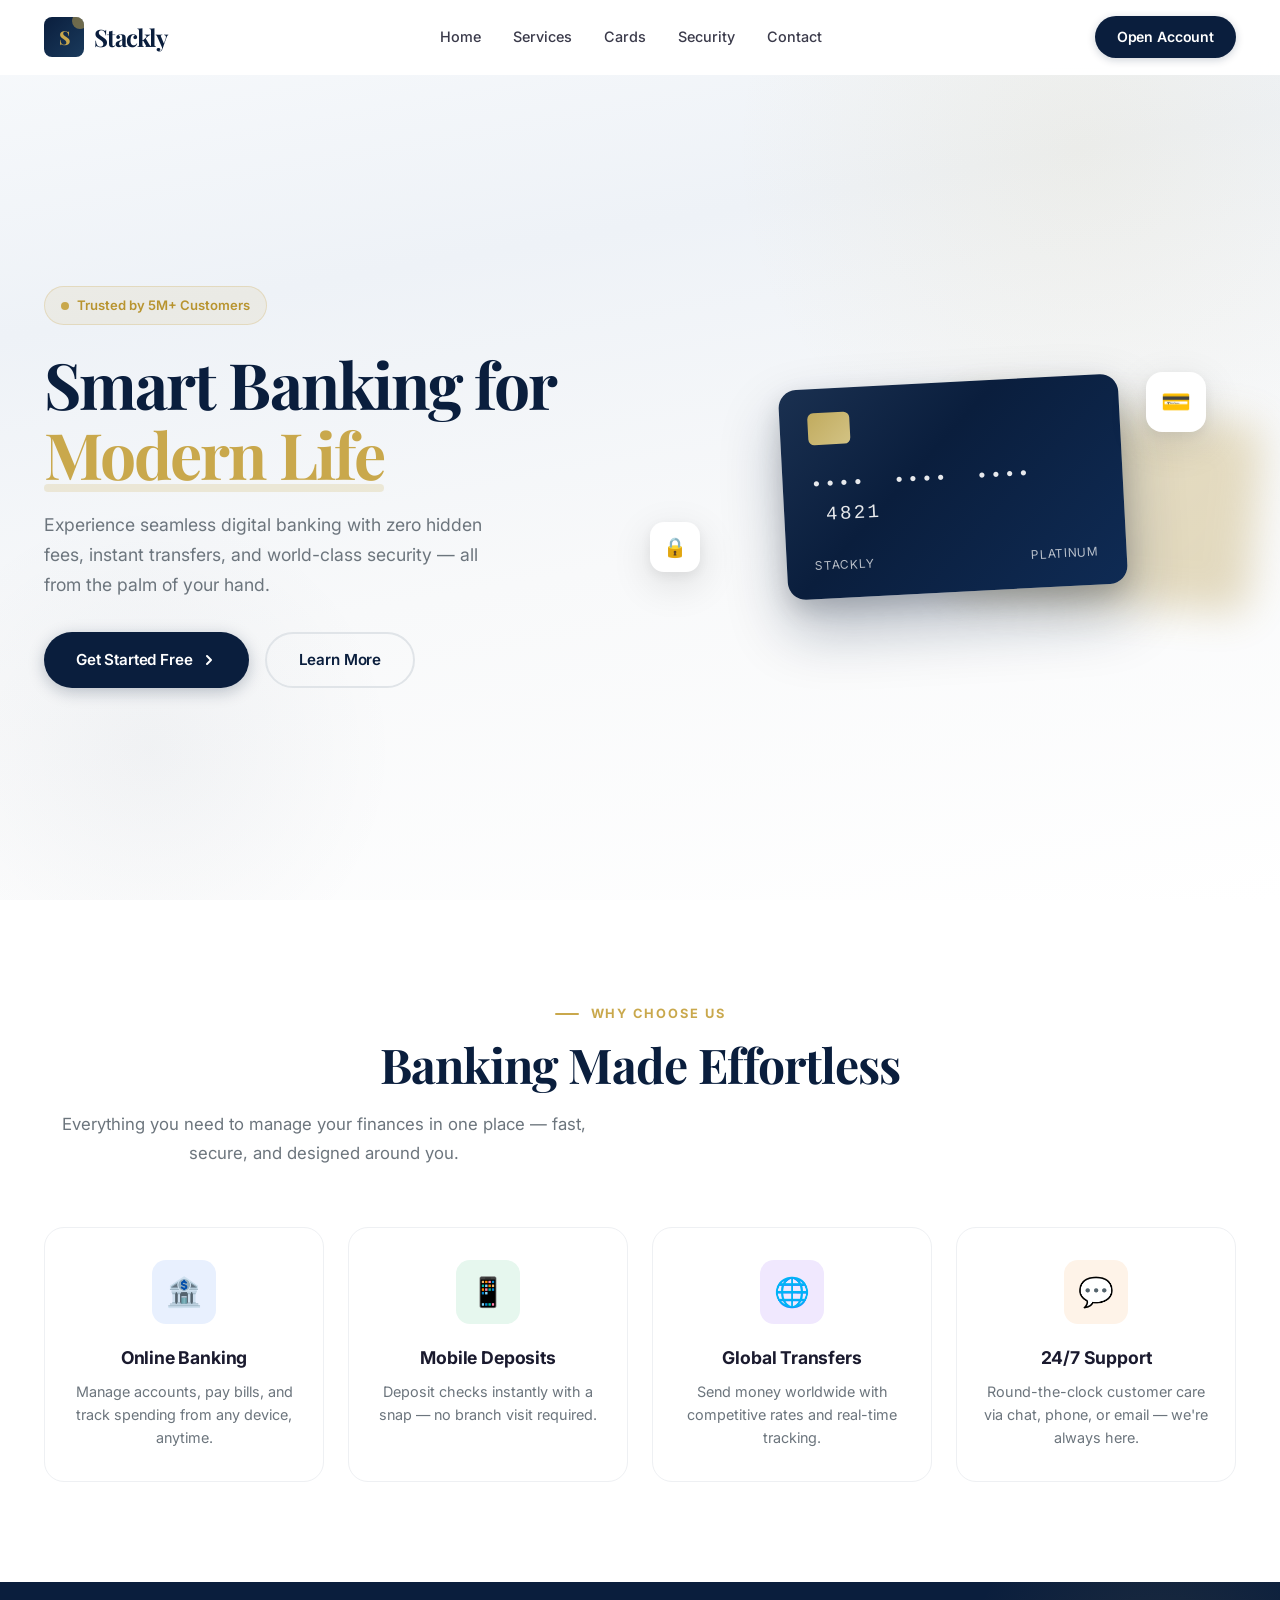
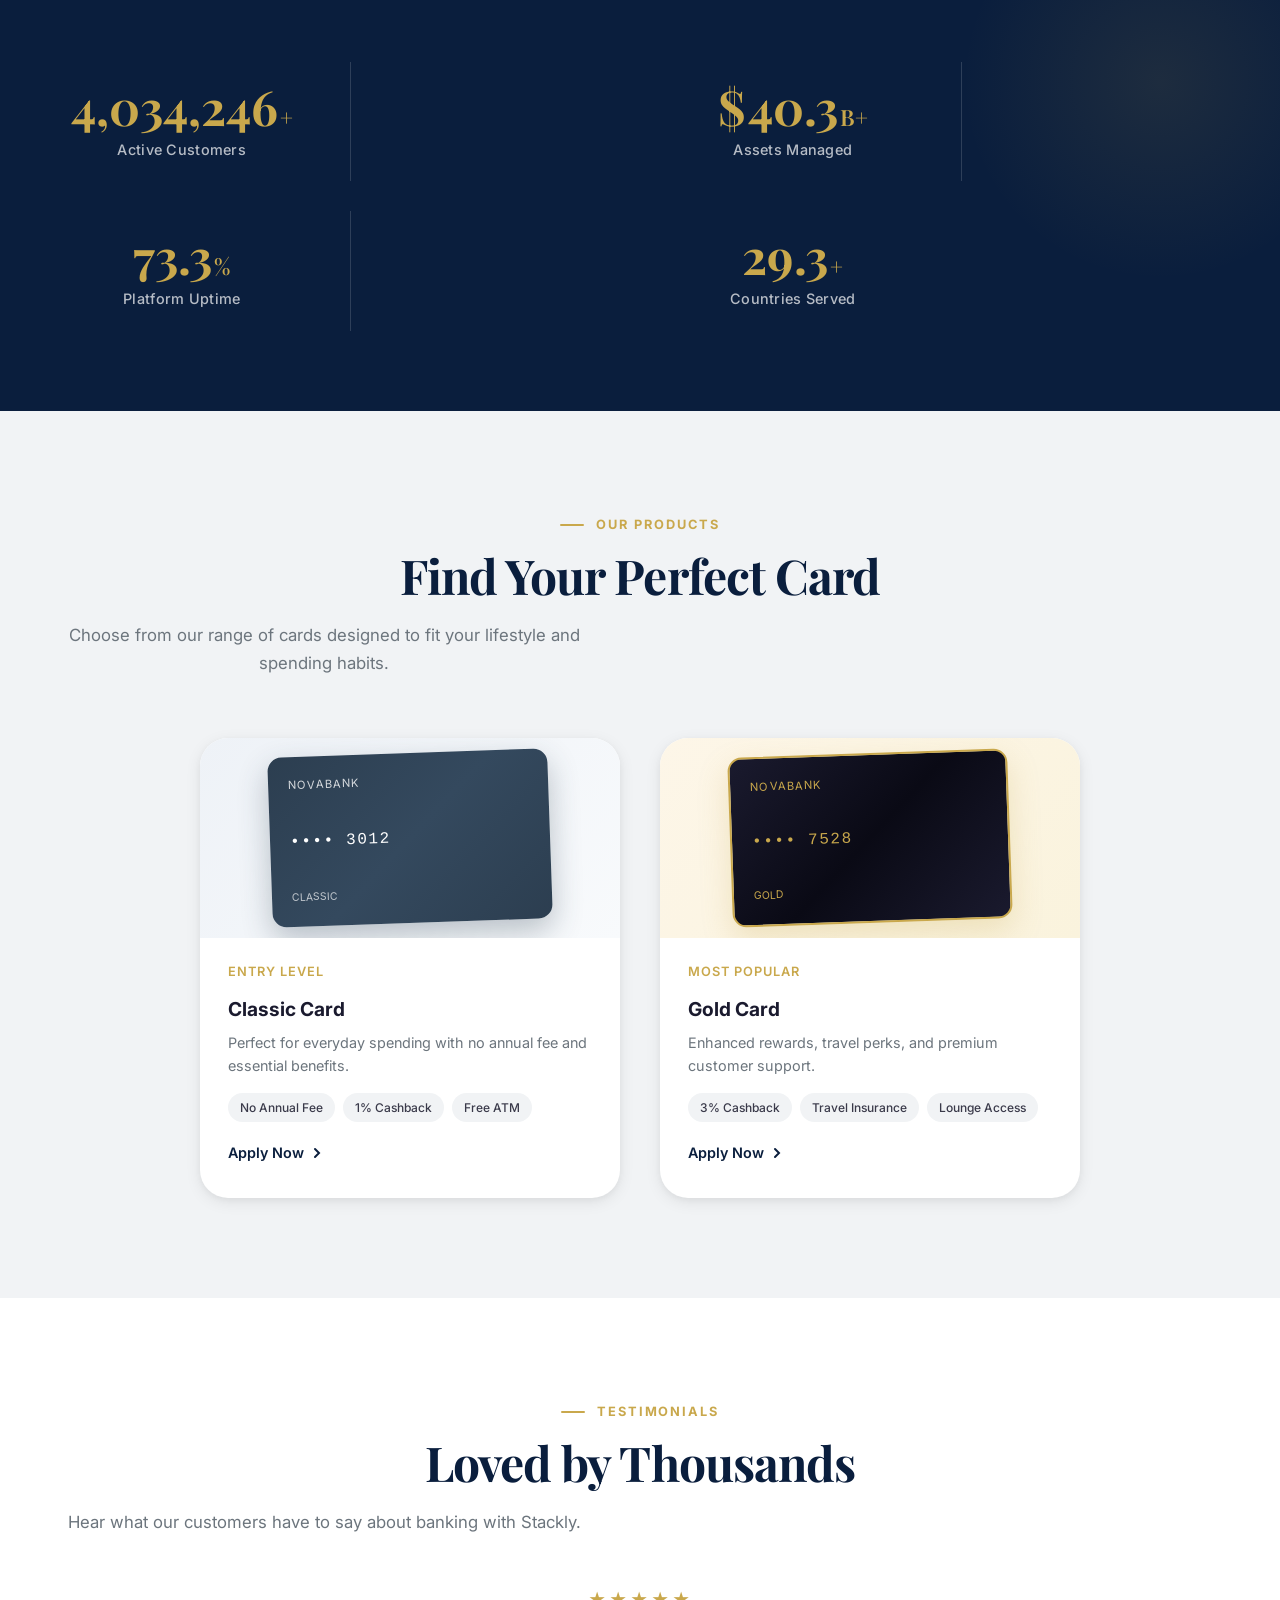
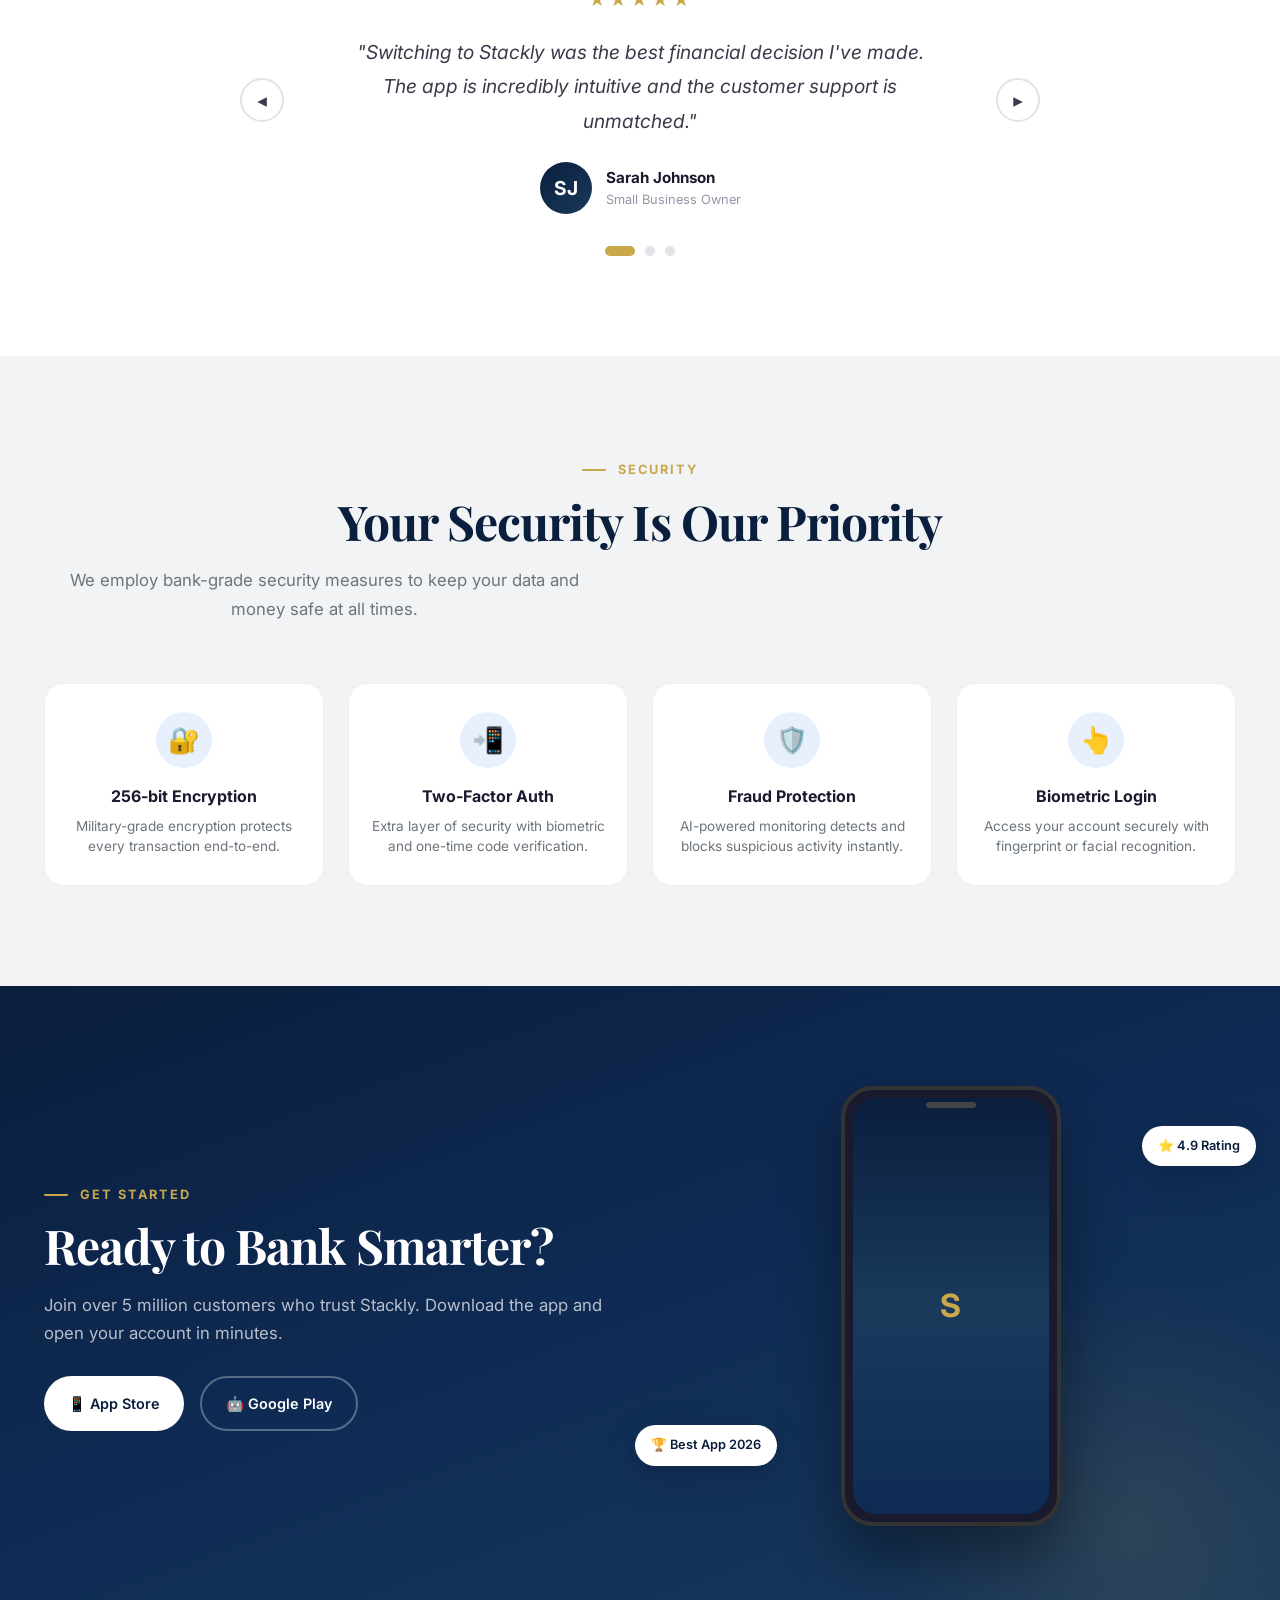
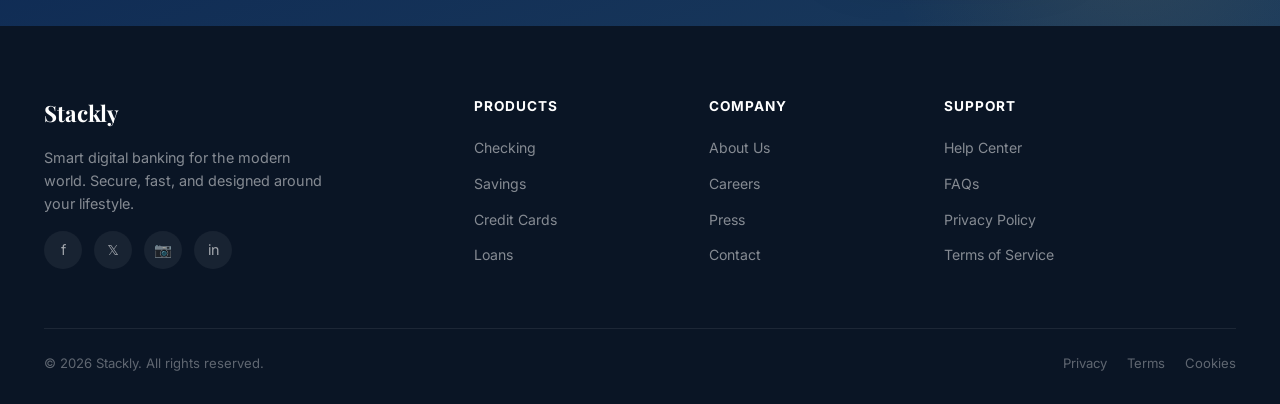
<file: index.html>
<!DOCTYPE html>
<html lang="en">
<head>
    <meta charset="UTF-8">
    <meta name="viewport" content="width=device-width, initial-scale=1.0">
    <title>Stackly - Smart Banking for Modern Life</title>

    <!-- Global Styles -->
    <link rel="stylesheet" href="css/main.css">
    <!-- Section Styles -->
    <link rel="stylesheet" href="css/header.css">
    <link rel="stylesheet" href="css/hero.css">
    <link rel="stylesheet" href="css/features.css">
    <link rel="stylesheet" href="css/stats.css">
    <link rel="stylesheet" href="css/cards.css">
    <link rel="stylesheet" href="css/testimonials.css">
    <link rel="stylesheet" href="css/security.css">
    <link rel="stylesheet" href="css/cta.css">
    <link rel="stylesheet" href="css/footer.css">

    <link rel="preconnect" href="https://fonts.googleapis.com">
    <link rel="preconnect" href="https://fonts.gstatic.com" crossorigin>
    <link href="https://fonts.googleapis.com/css2?family=Inter:wght@300;400;500;600;700;800;900&family=Playfair+Display:wght@500;600;700&display=swap" rel="stylesheet">
</head>
<body>
    <!-- ============ HEADER SECTION ============ -->
    <div id="section-header"></div>

    <!-- ============ HERO SECTION ============ -->
    <div id="section-hero"></div>

    <!-- ============ FEATURES SECTION ============ -->
    <div id="section-features"></div>

    <!-- ============ STATS SECTION ============ -->
    <div id="section-stats"></div>

    <!-- ============ CARDS SECTION ============ -->
    <div id="section-cards"></div>

    <!-- ============ TESTIMONIALS SECTION ============ -->
    <div id="section-testimonials"></div>

    <!-- ============ SECURITY SECTION ============ -->
    <div id="section-security"></div>

    <!-- ============ CTA SECTION ============ -->
    <div id="section-cta"></div>

    <!-- ============ FOOTER SECTION ============ -->
    <div id="section-footer"></div>

    <!-- Back to Top Button -->
    <button class="back-to-top" id="backToTop" aria-label="Back to top">
        <svg width="20" height="20" viewBox="0 0 20 20" fill="none">
            <path d="M10 4L3 11L4.4 12.4L10 6.8L15.6 12.4L17 11L10 4Z" fill="currentColor" />
        </svg>
    </button>

    <script src="js/script.js"></script>
</body>
</html>
</file>
<file: css/main.css>
/* Global Styles & CSS Variables */
:root {
    --primary: #0a1e3d;
    --primary-light: #0f2b54;
    --secondary: #c9a84c;
    --secondary-light: #d4b960;
    --secondary-dark: #b8942f;
    --accent: #1a3a5c;
    --light: #f8f9fa;
    --lighter: #f1f3f5;
    --white: #ffffff;
    --text-dark: #1a1a2e;
    --text-body: #3a3a4a;
    --text-light: #6c757d;
    --text-muted: #9098a5;
    --border: #e0e4e8;
    --border-light: #eef0f3;
    --success: #2ecc71;
    --danger: #e74c3c;
    --shadow-sm: 0 1px 3px rgba(0, 0, 0, 0.06), 0 1px 2px rgba(0, 0, 0, 0.04);
    --shadow-md: 0 4px 16px rgba(0, 0, 0, 0.08), 0 2px 6px rgba(0, 0, 0, 0.04);
    --shadow-lg: 0 12px 40px rgba(0, 0, 0, 0.12), 0 4px 12px rgba(0, 0, 0, 0.06);
    --shadow-xl: 0 20px 60px rgba(0, 0, 0, 0.15), 0 8px 20px rgba(0, 0, 0, 0.08);
    --radius-sm: 8px;
    --radius-md: 14px;
    --radius-lg: 20px;
    --radius-xl: 28px;
    --transition-fast: 0.2s cubic-bezier(0.4, 0, 0.2, 1);
    --transition-smooth: 0.35s cubic-bezier(0.4, 0, 0.2, 1);
    --transition-bounce: 0.5s cubic-bezier(0.34, 1.56, 0.64, 1);
    --font-sans: 'Inter', system-ui, -apple-system, sans-serif;
    --font-display: 'Playfair Display', Georgia, serif;
}

*,
*::before,
*::after {
    margin: 0;
    padding: 0;
    box-sizing: border-box;
}

html {
    scroll-behavior: smooth;
    font-size: 16px;
    -webkit-font-smoothing: antialiased;
    -moz-osx-font-smoothing: grayscale;
}

body {
    font-family: var(--font-sans);
    color: var(--text-body);
    background-color: var(--white);
    line-height: 1.6;
    overflow-x: hidden;
    min-height: 100vh;
}

img {
    max-width: 100%;
    height: auto;
    display: block;
}

a {
    text-decoration: none;
    color: inherit;
    transition: color var(--transition-fast);
}

ul {
    list-style: none;
}

button {
    cursor: pointer;
    border: none;
    font-family: inherit;
    transition: all var(--transition-fast);
}

.container {
    width: 100%;
    max-width: 1240px;
    margin: 0 auto;
    padding: 0 24px;
}

.section-label {
    display: inline-block;
    font-size: 0.8rem;
    font-weight: 700;
    text-transform: uppercase;
    letter-spacing: 0.15em;
    color: var(--secondary);
    margin-bottom: 12px;
    position: relative;
    padding-left: 36px;
}

.section-label::before {
    content: '';
    position: absolute;
    left: 0;
    top: 50%;
    transform: translateY(-50%);
    width: 24px;
    height: 2px;
    background: var(--secondary);
    border-radius: 2px;
}

.section-title {
    font-family: var(--font-display);
    font-size: clamp(2rem, 4vw, 3rem);
    font-weight: 700;
    color: var(--primary);
    line-height: 1.2;
    margin-bottom: 16px;
    letter-spacing: -0.02em;
}

.section-subtitle {
    font-size: 1.05rem;
    color: var(--text-light);
    max-width: 560px;
    line-height: 1.7;
}

.text-center {
    text-align: center;
}

.text-center .section-subtitle {
    margin: 0 auto;
}

/* Back to Top Button */
.back-to-top {
    position: fixed;
    bottom: 32px;
    right: 32px;
    width: 48px;
    height: 48px;
    border-radius: 50%;
    background: var(--primary);
    color: var(--white);
    display: flex;
    align-items: center;
    justify-content: center;
    box-shadow: var(--shadow-lg);
    opacity: 0;
    visibility: hidden;
    transform: translateY(20px);
    transition: all var(--transition-smooth);
    z-index: 999;
    cursor: pointer;
}

.back-to-top.visible {
    opacity: 1;
    visibility: visible;
    transform: translateY(0);
}

.back-to-top:hover {
    background: var(--secondary);
    transform: translateY(-4px);
    box-shadow: var(--shadow-xl);
}

/* Animations */
.fade-up {
    opacity: 0;
    transform: translateY(40px);
    transition: opacity 0.7s ease, transform 0.7s ease;
}

.fade-up.visible {
    opacity: 1;
    transform: translateY(0);
}

.fade-in {
    opacity: 0;
    transition: opacity 0.7s ease;
}

.fade-in.visible {
    opacity: 1;
}

.scale-in {
    opacity: 0;
    transform: scale(0.9);
    transition: opacity 0.6s ease, transform 0.6s ease;
}

.scale-in.visible {
    opacity: 1;
    transform: scale(1);
}

/* Stagger delay classes */
.delay-1 {
    transition-delay: 0.1s;
}

.delay-2 {
    transition-delay: 0.2s;
}

.delay-3 {
    transition-delay: 0.3s;
}

.delay-4 {
    transition-delay: 0.4s;
}

.delay-5 {
    transition-delay: 0.5s;
}

/* Responsive */
@media (max-width: 768px) {
    .container {
        padding: 0 16px;
    }
    .back-to-top {
        bottom: 20px;
        right: 20px;
        width: 40px;
        height: 40px;
    }
}
</file>
<file: css/header.css>
/* Header / Navbar Styles */
.site-header {
    position: fixed;
    top: 0;
    left: 0;
    width: 100%;
    z-index: 1000;
    background: rgba(255, 255, 255, 0.95);
    backdrop-filter: blur(20px);
    -webkit-backdrop-filter: blur(20px);
    border-bottom: 1px solid transparent;
    transition: all var(--transition-smooth);
    padding: 0;
}

.site-header.scrolled {
    border-bottom-color: var(--border-light);
    box-shadow: var(--shadow-sm);
}

.header-inner {
    display: flex;
    align-items: center;
    justify-content: space-between;
    height: 74px;
    max-width: 1240px;
    margin: 0 auto;
    padding: 0 24px;
}

.header-logo {
    display: flex;
    align-items: center;
    gap: 10px;
    font-family: var(--font-display);
    font-size: 1.5rem;
    font-weight: 700;
    color: var(--primary);
    letter-spacing: -0.03em;
}

.header-logo .logo-icon {
    width: 40px;
    height: 40px;
    border-radius: var(--radius-sm);
    background: linear-gradient(135deg, var(--primary) 0%, var(--accent) 100%);
    display: flex;
    align-items: center;
    justify-content: center;
    color: var(--secondary);
    font-size: 1.2rem;
    font-weight: 800;
    position: relative;
    overflow: hidden;
}

.header-logo .logo-icon::after {
    content: '';
    position: absolute;
    width: 16px;
    height: 16px;
    background: var(--secondary);
    border-radius: 50%;
    top: -4px;
    right: -4px;
    opacity: 0.5;
}

.header-nav {
    display: flex;
    align-items: center;
    gap: 32px;
}

.header-nav a {
    font-size: 0.9rem;
    font-weight: 500;
    color: var(--text-body);
    position: relative;
    padding: 4px 0;
}

.header-nav a::after {
    content: '';
    position: absolute;
    bottom: -2px;
    left: 0;
    width: 0;
    height: 2px;
    background: var(--secondary);
    border-radius: 2px;
    transition: width var(--transition-smooth);
}

.header-nav a:hover {
    color: var(--primary);
}

.header-nav a:hover::after {
    width: 100%;
}

.header-cta {
    padding: 10px 22px;
    background: var(--primary);
    color: var(--white);
    border-radius: 50px;
    font-weight: 600;
    font-size: 0.88rem;
    letter-spacing: -0.01em;
    transition: all var(--transition-smooth);
    box-shadow: 0 2px 8px rgba(10, 30, 61, 0.2);
}

.header-cta:hover {
    background: var(--secondary);
    color: var(--primary);
    box-shadow: 0 6px 20px rgba(201, 168, 76, 0.35);
    transform: translateY(-2px);
}

/* Mobile Menu Button */
.mobile-menu-btn {
    display: none;
    flex-direction: column;
    gap: 5px;
    background: transparent;
    padding: 8px;
    z-index: 1001;
}

.mobile-menu-btn span {
    display: block;
    width: 26px;
    height: 2.5px;
    background: var(--primary);
    border-radius: 3px;
    transition: all var(--transition-smooth);
    transform-origin: center;
}

.mobile-menu-btn.active span:nth-child(1) {
    transform: rotate(45deg) translate(5px, 5px);
}

.mobile-menu-btn.active span:nth-child(2) {
    opacity: 0;
    transform: scaleX(0);
}

.mobile-menu-btn.active span:nth-child(3) {
    transform: rotate(-45deg) translate(5px, -5px);
}

/* Mobile Nav */
.mobile-nav {
    position: fixed;
    top: 0;
    right: -100%;
    width: 300px;
    height: 100vh;
    background: var(--white);
    z-index: 999;
    padding: 100px 32px 40px;
    box-shadow: var(--shadow-xl);
    transition: right var(--transition-smooth);
    display: flex;
    flex-direction: column;
    gap: 20px;
}

.mobile-nav.open {
    right: 0;
}

.mobile-nav a {
    font-size: 1.1rem;
    font-weight: 500;
    color: var(--text-body);
    padding: 10px 0;
    border-bottom: 1px solid var(--border-light);
    transition: color var(--transition-fast);
}

.mobile-nav a:hover {
    color: var(--secondary);
}

.mobile-nav .mobile-cta {
    margin-top: auto;
    text-align: center;
    padding: 14px 24px;
    background: var(--primary);
    color: var(--white);
    border-radius: 50px;
    font-weight: 600;
}

.mobile-overlay {
    position: fixed;
    inset: 0;
    background: rgba(0, 0, 0, 0.4);
    z-index: 998;
    opacity: 0;
    visibility: hidden;
    transition: all var(--transition-smooth);
}

.mobile-overlay.active {
    opacity: 1;
    visibility: visible;
}

@media (max-width: 900px) {
    .header-nav {
        display: none;
    }
    .header-cta {
        display: none;
    }
    .mobile-menu-btn {
        display: flex;
    }
    .header-inner {
        height: 64px;
    }
}
</file>
<file: css/hero.css>
/* Hero Section */
.hero-section {
    min-height: 100vh;
    display: flex;
    align-items: center;
    background: linear-gradient(170deg, #f8fafc 0%, #eef2f7 30%, #f8f9fa 60%, #ffffff 100%);
    position: relative;
    overflow: hidden;
    padding-top: 74px;
}

.hero-section::before {
    content: '';
    position: absolute;
    width: 700px;
    height: 700px;
    background: radial-gradient(circle, rgba(201, 168, 76, 0.08) 0%, transparent 70%);
    top: -200px;
    right: -150px;
    border-radius: 50%;
    pointer-events: none;
}

.hero-section::after {
    content: '';
    position: absolute;
    width: 500px;
    height: 500px;
    background: radial-gradient(circle, rgba(10, 30, 61, 0.04) 0%, transparent 70%);
    bottom: -100px;
    left: -100px;
    border-radius: 50%;
    pointer-events: none;
}

.hero-container {
    display: grid;
    grid-template-columns: 1fr 1fr;
    gap: 60px;
    align-items: center;
    position: relative;
    z-index: 1;
}

.hero-content {
    max-width: 560px;
}

.hero-badge {
    display: inline-flex;
    align-items: center;
    gap: 8px;
    background: rgba(201, 168, 76, 0.1);
    border: 1px solid rgba(201, 168, 76, 0.25);
    padding: 8px 16px;
    border-radius: 50px;
    font-size: 0.82rem;
    font-weight: 600;
    color: var(--secondary-dark);
    margin-bottom: 24px;
}

.hero-badge .badge-dot {
    width: 8px;
    height: 8px;
    background: var(--secondary);
    border-radius: 50%;
    animation: pulse-dot 2s infinite;
}

@keyframes pulse-dot {
    0%,
    100% {
        box-shadow: 0 0 0 0 rgba(201, 168, 76, 0.5);
    }
    50% {
        box-shadow: 0 0 0 10px rgba(201, 168, 76, 0);
    }
}

.hero-title {
    font-family: var(--font-display);
    font-size: clamp(2.6rem, 5.5vw, 4rem);
    font-weight: 700;
    color: var(--primary);
    line-height: 1.1;
    letter-spacing: -0.03em;
    margin-bottom: 20px;
}

.hero-title span {
    color: var(--secondary);
    position: relative;
}

.hero-title span::after {
    content: '';
    position: absolute;
    bottom: 4px;
    left: 0;
    width: 100%;
    height: 8px;
    background: rgba(201, 168, 76, 0.2);
    border-radius: 4px;
    z-index: -1;
}

.hero-description {
    font-size: 1.1rem;
    color: var(--text-light);
    line-height: 1.7;
    margin-bottom: 32px;
    max-width: 460px;
}

.hero-buttons {
    display: flex;
    gap: 16px;
    flex-wrap: wrap;
}

.btn-primary {
    padding: 14px 32px;
    background: var(--primary);
    color: var(--white);
    border-radius: 50px;
    font-weight: 600;
    font-size: 0.95rem;
    letter-spacing: -0.01em;
    box-shadow: 0 4px 16px rgba(10, 30, 61, 0.25);
    transition: all var(--transition-smooth);
    display: inline-flex;
    align-items: center;
    gap: 8px;
}

.btn-primary:hover {
    background: var(--secondary);
    color: var(--primary);
    box-shadow: 0 8px 28px rgba(201, 168, 76, 0.4);
    transform: translateY(-3px);
}

.btn-outline {
    padding: 14px 32px;
    background: transparent;
    color: var(--primary);
    border-radius: 50px;
    font-weight: 600;
    font-size: 0.95rem;
    border: 2px solid var(--border);
    letter-spacing: -0.01em;
    transition: all var(--transition-smooth);
    display: inline-flex;
    align-items: center;
    gap: 8px;
}

.btn-outline:hover {
    border-color: var(--primary);
    background: rgba(10, 30, 61, 0.03);
    transform: translateY(-3px);
}

/* Hero Visual - Card Mockup */
.hero-visual {
    display: flex;
    align-items: center;
    justify-content: center;
    position: relative;
}

.hero-card-mockup {
    width: 340px;
    height: 210px;
    background: linear-gradient(135deg, #1a3050 0%, #0a1e3d 40%, #0f2b54 100%);
    border-radius: 18px;
    padding: 24px 28px;
    position: relative;
    box-shadow: 0 30px 60px rgba(10, 30, 61, 0.3), 0 10px 24px rgba(0, 0, 0, 0.15);
    color: var(--white);
    display: flex;
    flex-direction: column;
    justify-content: space-between;
    z-index: 2;
    transform: rotate(-3deg);
    transition: transform var(--transition-bounce);
}

.hero-card-mockup:hover {
    transform: rotate(0deg) translateY(-8px);
}

.hero-card-mockup .card-chip {
    width: 42px;
    height: 32px;
    background: linear-gradient(135deg, #d4b960, #e8d48b);
    border-radius: 6px;
    opacity: 0.9;
}

.hero-card-mockup .card-number {
    font-family: 'Courier New', monospace;
    font-size: 1.2rem;
    letter-spacing: 0.12em;
    color: rgba(255, 255, 255, 0.9);
}

.hero-card-mockup .card-footer {
    display: flex;
    justify-content: space-between;
    align-items: flex-end;
    font-size: 0.75rem;
    letter-spacing: 0.06em;
    color: rgba(255, 255, 255, 0.7);
}

.hero-card-shadow {
    position: absolute;
    width: 300px;
    height: 190px;
    background: linear-gradient(135deg, #c9a84c, #a88830);
    border-radius: 18px;
    top: 30px;
    right: -20px;
    z-index: 1;
    opacity: 0.3;
    transform: rotate(5deg);
    filter: blur(20px);
}

.hero-floating-element {
    position: absolute;
    width: 60px;
    height: 60px;
    background: var(--white);
    border-radius: 16px;
    box-shadow: var(--shadow-lg);
    display: flex;
    align-items: center;
    justify-content: center;
    font-size: 1.5rem;
    z-index: 3;
    animation: float 5s ease-in-out infinite;
}

.hero-floating-element.el-1 {
    top: -10px;
    right: 30px;
    animation-delay: 0s;
}

.hero-floating-element.el-2 {
    bottom: 20px;
    left: -20px;
    width: 50px;
    height: 50px;
    border-radius: 14px;
    animation-delay: 2.5s;
    font-size: 1.2rem;
}

@keyframes float {
    0%,
    100% {
        transform: translateY(0);
    }
    50% {
        transform: translateY(-16px);
    }
}

@media (max-width: 900px) {
    .hero-container {
        grid-template-columns: 1fr;
        gap: 40px;
        text-align: center;
    }
    .hero-content {
        max-width: 100%;
        order: 1;
    }
    .hero-visual {
        order: 0;
        transform: scale(0.8);
    }
    .hero-buttons {
        justify-content: center;
    }
    .hero-description {
        margin: 0 auto 32px;
    }
    .hero-section {
        padding-top: 90px;
        padding-bottom: 50px;
        min-height: auto;
    }
    .hero-floating-element.el-1 {
        right: 10px;
        top: -30px;
    }
    .hero-floating-element.el-2 {
        left: 10px;
        bottom: 0;
    }
}

@media (max-width: 480px) {
    .hero-visual {
        transform: scale(0.6);
    }
    .hero-buttons {
        flex-direction: column;
        align-items: center;
    }
    .hero-card-mockup {
        width: 280px;
        height: 175px;
        padding: 18px 20px;
    }
}
</file>
<file: css/features.css>
/* Features Section */
.features-section {
    padding: 100px 0;
    background: var(--white);
    position: relative;
}

.features-section .section-header {
    text-align: center;
    margin-bottom: 60px;
}

.features-grid {
    display: grid;
    grid-template-columns: repeat(4, 1fr);
    gap: 24px;
}

.feature-card {
    background: var(--white);
    border: 1px solid var(--border-light);
    border-radius: var(--radius-lg);
    padding: 32px 24px;
    text-align: center;
    transition: all var(--transition-smooth);
    position: relative;
    overflow: hidden;
    cursor: default;
}

.feature-card::before {
    content: '';
    position: absolute;
    top: 0;
    left: 0;
    width: 100%;
    height: 4px;
    background: linear-gradient(90deg, var(--secondary), var(--secondary-light));
    transform: scaleX(0);
    transform-origin: left;
    transition: transform var(--transition-smooth);
}

.feature-card:hover {
    transform: translateY(-8px);
    box-shadow: var(--shadow-lg);
    border-color: transparent;
}

.feature-card:hover::before {
    transform: scaleX(1);
}

.feature-icon {
    width: 64px;
    height: 64px;
    border-radius: var(--radius-md);
    margin: 0 auto 20px;
    display: flex;
    align-items: center;
    justify-content: center;
    font-size: 1.8rem;
    transition: transform var(--transition-bounce);
}

.feature-card:hover .feature-icon {
    transform: scale(1.1) rotate(-5deg);
}

.feature-icon.icon-blue {
    background: #e8f0fe;
    color: #2563eb;
}

.feature-icon.icon-green {
    background: #e6f7ee;
    color: #10b981;
}

.feature-icon.icon-purple {
    background: #f0e8fe;
    color: #7c3aed;
}

.feature-icon.icon-orange {
    background: #fef3e8;
    color: #f59e0b;
}

.feature-card h3 {
    font-size: 1.1rem;
    font-weight: 700;
    color: var(--text-dark);
    margin-bottom: 8px;
    letter-spacing: -0.01em;
}

.feature-card p {
    font-size: 0.9rem;
    color: var(--text-light);
    line-height: 1.6;
}

@media (max-width: 1024px) {
    .features-grid {
        grid-template-columns: repeat(2, 1fr);
    }
}

@media (max-width: 600px) {
    .features-grid {
        grid-template-columns: 1fr;
        gap: 16px;
    }
    .features-section {
        padding: 60px 0;
    }
    .feature-card {
        padding: 24px 20px;
    }
}
</file>
<file: css/stats.css>
/* Stats / Trust Section */
.stats-section {
    padding: 80px 0;
    background: var(--primary);
    position: relative;
    overflow: hidden;
}

.stats-section::before {
    content: '';
    position: absolute;
    width: 400px;
    height: 400px;
    background: radial-gradient(circle, rgba(201, 168, 76, 0.1) 0%, transparent 70%);
    top: -100px;
    right: -80px;
    border-radius: 50%;
    pointer-events: none;
}

.stats-grid {
    display: grid;
    grid-template-columns: repeat(4, 1fr);
    gap: 30px;
    position: relative;
    z-index: 1;
}

.stat-item {
    text-align: center;
    padding: 20px;
}

.stat-number {
    font-family: var(--font-display);
    font-size: clamp(2.2rem, 4vw, 3rem);
    font-weight: 700;
    color: var(--secondary);
    line-height: 1;
    margin-bottom: 8px;
    display: flex;
    align-items: baseline;
    justify-content: center;
    gap: 2px;
}

.stat-number .suffix {
    font-size: 1.4rem;
    font-weight: 600;
}

.stat-label {
    font-size: 0.9rem;
    color: rgba(255, 255, 255, 0.7);
    font-weight: 500;
    letter-spacing: 0.02em;
}

.stat-divider {
    width: 1px;
    background: rgba(255, 255, 255, 0.15);
    align-self: stretch;
}

@media (max-width: 768px) {
    .stats-grid {
        grid-template-columns: repeat(2, 1fr);
        gap: 16px;
    }
    .stat-divider {
        display: none;
    }
    .stats-section {
        padding: 50px 0;
    }
    .stat-item {
        padding: 16px;
    }
}

@media (max-width: 400px) {
    .stats-grid {
        grid-template-columns: 1fr;
    }
}
</file>
<file: css/cards.css>
/* Cards Section */
.cards-section {
    padding: 100px 0;
    background: var(--lighter);
    position: relative;
}

.cards-section .section-header {
    text-align: center;
    margin-bottom: 60px;
}

.cards-grid {
    display: flex;
    justify-content: center;
    gap: 40px;
    flex-wrap: wrap;
    max-width: 900px;
    margin: 0 auto;
}

.card-product {
    background: var(--white);
    border-radius: var(--radius-xl);
    padding: 0;
    overflow: hidden;
    box-shadow: var(--shadow-md);
    transition: all var(--transition-smooth);
    position: relative;
    flex: 0 1 420px;
    min-width: 300px;
}

.card-product:hover {
    transform: translateY(-10px);
    box-shadow: var(--shadow-xl);
}

.card-product-image {
    height: 200px;
    position: relative;
    display: flex;
    align-items: center;
    justify-content: center;
    overflow: hidden;
}

.card-product-image .card-visual {
    width: 280px;
    height: 170px;
    border-radius: 14px;
    position: relative;
    transform: rotate(-2deg);
    transition: transform var(--transition-bounce);
}

.card-product:hover .card-visual {
    transform: rotate(0deg) scale(1.03);
}

.card-visual.classic {
    background: linear-gradient(135deg, #2c3e50, #34495e, #2c3e50);
    box-shadow: 0 12px 30px rgba(44, 62, 80, 0.3);
}

.card-visual.gold {
    background: linear-gradient(135deg, #1a1a2e, #0a0a15, #1a1a2e);
    border: 2px solid #c9a84c;
    box-shadow: 0 12px 30px rgba(201, 168, 76, 0.25);
}

.card-product-body {
    padding: 24px 28px 32px;
}

.card-product-body h3 {
    font-size: 1.2rem;
    font-weight: 700;
    color: var(--text-dark);
    margin-bottom: 6px;
}

.card-product-body .card-type {
    font-size: 0.8rem;
    color: var(--secondary);
    font-weight: 600;
    text-transform: uppercase;
    letter-spacing: 0.08em;
    margin-bottom: 12px;
    display: block;
}

.card-product-body p {
    font-size: 0.9rem;
    color: var(--text-light);
    line-height: 1.6;
    margin-bottom: 16px;
}

.card-benefits {
    display: flex;
    flex-wrap: wrap;
    gap: 8px;
    margin-bottom: 18px;
}

.card-benefit-tag {
    font-size: 0.75rem;
    padding: 5px 12px;
    border-radius: 50px;
    background: var(--lighter);
    color: var(--text-body);
    font-weight: 500;
}

.card-apply-link {
    font-weight: 600;
    color: var(--primary);
    font-size: 0.9rem;
    display: inline-flex;
    align-items: center;
    gap: 6px;
    transition: gap var(--transition-fast);
}

.card-apply-link:hover {
    color: var(--secondary);
    gap: 10px;
}

@media (max-width: 768px) {
    .cards-grid {
        flex-direction: column;
        align-items: center;
        gap: 24px;
    }
    
    .card-product {
        flex: 0 1 auto;
        width: 100%;
        max-width: 420px;
    }
}

@media (max-width: 480px) {
    .cards-section {
        padding: 60px 0;
    }
    
    .card-product {
        min-width: auto;
    }
    
    .card-product-image .card-visual {
        width: 240px;
        height: 150px;
    }
}
</file>
<file: css/testimonials.css>
/* Testimonials Section */
.testimonials-section {
    padding: 100px 0;
    background: var(--white);
    position: relative;
}

.testimonials-section .section-header {
    text-align: center;
    margin-bottom: 50px;
}

.testimonials-slider {
    max-width: 800px;
    margin: 0 auto;
    position: relative;
    overflow: hidden;
}

.testimonials-track {
    display: flex;
    transition: transform 0.5s cubic-bezier(0.4, 0, 0.2, 1);
}

.testimonial-card {
    min-width: 100%;
    padding: 0 20px;
    text-align: center;
}

.testimonial-stars {
    color: var(--secondary);
    font-size: 1.1rem;
    letter-spacing: 3px;
    margin-bottom: 20px;
}

.testimonial-text {
    font-size: 1.2rem;
    color: var(--text-body);
    line-height: 1.8;
    font-style: italic;
    margin-bottom: 24px;
    max-width: 600px;
    margin-left: auto;
    margin-right: auto;
}

.testimonial-author {
    display: flex;
    align-items: center;
    justify-content: center;
    gap: 14px;
}

.testimonial-avatar {
    width: 52px;
    height: 52px;
    border-radius: 50%;
    background: linear-gradient(135deg, var(--primary), var(--accent));
    display: flex;
    align-items: center;
    justify-content: center;
    color: var(--white);
    font-weight: 700;
    font-size: 1.2rem;
}

.testimonial-author-info {
    text-align: left;
}

.testimonial-author-info .author-name {
    font-weight: 700;
    color: var(--text-dark);
    font-size: 0.95rem;
}

.testimonial-author-info .author-role {
    font-size: 0.8rem;
    color: var(--text-muted);
}

.testimonials-dots {
    display: flex;
    justify-content: center;
    gap: 10px;
    margin-top: 32px;
}

.testimonials-dots button {
    width: 10px;
    height: 10px;
    border-radius: 50%;
    background: var(--border);
    transition: all var(--transition-smooth);
}

.testimonials-dots button.active {
    background: var(--secondary);
    width: 30px;
    border-radius: 10px;
}

.testimonials-arrow {
    position: absolute;
    top: 50%;
    transform: translateY(-50%);
    width: 44px;
    height: 44px;
    border-radius: 50%;
    background: var(--white);
    border: 2px solid var(--border);
    display: flex;
    align-items: center;
    justify-content: center;
    font-size: 1.2rem;
    color: var(--text-body);
    cursor: pointer;
    transition: all var(--transition-fast);
    z-index: 5;
}

.testimonials-arrow:hover {
    background: var(--primary);
    color: var(--white);
    border-color: var(--primary);
}

.testimonials-arrow.prev {
    left: 0;
}

.testimonials-arrow.next {
    right: 0;
}

@media (max-width: 768px) {
    .testimonials-section {
        padding: 60px 0;
    }
    .testimonial-text {
        font-size: 1rem;
    }
    .testimonials-arrow {
        width: 36px;
        height: 36px;
        font-size: 1rem;
    }
    .testimonials-arrow.prev {
        left: -8px;
    }
    .testimonials-arrow.next {
        right: -8px;
    }
}
</file>
<file: css/security.css>
/* Security Section */
.security-section {
    padding: 100px 0;
    background: var(--lighter);
    position: relative;
}

.security-section .section-header {
    text-align: center;
    margin-bottom: 60px;
}

.security-grid {
    display: grid;
    grid-template-columns: repeat(4, 1fr);
    gap: 24px;
}

.security-card {
    background: var(--white);
    border-radius: var(--radius-lg);
    padding: 28px 22px;
    text-align: center;
    border: 1px solid var(--border-light);
    transition: all var(--transition-smooth);
}

.security-card:hover {
    box-shadow: var(--shadow-lg);
    transform: translateY(-4px);
}

.security-icon {
    width: 56px;
    height: 56px;
    border-radius: 50%;
    margin: 0 auto 16px;
    display: flex;
    align-items: center;
    justify-content: center;
    font-size: 1.6rem;
    background: #e8f0fe;
    color: var(--primary);
    transition: all var(--transition-smooth);
}

.security-card:hover .security-icon {
    background: var(--primary);
    color: var(--secondary);
    transform: rotateY(180deg);
}

.security-card h4 {
    font-weight: 700;
    color: var(--text-dark);
    margin-bottom: 6px;
    font-size: 1rem;
}

.security-card p {
    font-size: 0.85rem;
    color: var(--text-light);
    line-height: 1.5;
}

@media (max-width: 900px) {
    .security-grid {
        grid-template-columns: repeat(2, 1fr);
    }
}

@media (max-width: 500px) {
    .security-grid {
        grid-template-columns: 1fr;
        max-width: 320px;
        margin: 0 auto;
    }
    .security-section {
        padding: 60px 0;
    }
}
</file>
<file: css/cta.css>
/* CTA / Download Section */
.cta-section {
    padding: 100px 0;
    background: linear-gradient(160deg, var(--primary) 0%, #0f2b54 50%, var(--accent) 100%);
    position: relative;
    overflow: hidden;
}

.cta-section::before {
    content: '';
    position: absolute;
    width: 500px;
    height: 500px;
    background: radial-gradient(circle, rgba(201, 168, 76, 0.12) 0%, transparent 70%);
    bottom: -150px;
    right: -100px;
    border-radius: 50%;
    pointer-events: none;
}

.cta-container {
    display: grid;
    grid-template-columns: 1fr 1fr;
    gap: 50px;
    align-items: center;
    position: relative;
    z-index: 1;
}

.cta-content {
    color: var(--white);
}

.cta-content .section-label {
    color: var(--secondary);
}

.cta-content .section-label::before {
    background: var(--secondary);
}

.cta-content .section-title {
    color: var(--white);
}

.cta-content .section-subtitle {
    color: rgba(255, 255, 255, 0.7);
}

.cta-buttons {
    display: flex;
    gap: 16px;
    flex-wrap: wrap;
    margin-top: 28px;
}

.cta-btn {
    display: inline-flex;
    align-items: center;
    gap: 10px;
    padding: 14px 24px;
    border-radius: 50px;
    font-weight: 600;
    font-size: 0.9rem;
    transition: all var(--transition-smooth);
    cursor: pointer;
}

.cta-btn-dark {
    background: var(--white);
    color: var(--primary);
}

.cta-btn-dark:hover {
    background: var(--secondary);
    color: var(--primary);
    transform: translateY(-3px);
    box-shadow: 0 8px 28px rgba(201, 168, 76, 0.4);
}

.cta-btn-outline {
    background: transparent;
    color: var(--white);
    border: 2px solid rgba(255, 255, 255, 0.3);
}

.cta-btn-outline:hover {
    border-color: var(--secondary);
    color: var(--secondary);
    transform: translateY(-3px);
}

.cta-visual {
    display: flex;
    justify-content: center;
    position: relative;
}

.cta-phone-mockup {
    width: 220px;
    height: 440px;
    background: #1a1a2e;
    border-radius: 32px;
    border: 4px solid #333;
    position: relative;
    box-shadow: 0 30px 60px rgba(0, 0, 0, 0.4);
    overflow: hidden;
}

.cta-phone-mockup::before {
    content: '';
    position: absolute;
    top: 12px;
    left: 50%;
    transform: translateX(-50%);
    width: 50px;
    height: 6px;
    background: #444;
    border-radius: 10px;
    z-index: 2;
}

.cta-phone-screen {
    position: absolute;
    inset: 8px;
    border-radius: 24px;
    background: linear-gradient(180deg, #0a1e3d 0%, #1a3a5c 50%, #0f2b54 100%);
    display: flex;
    align-items: center;
    justify-content: center;
    color: var(--secondary);
    font-size: 2rem;
    font-weight: 700;
}

.cta-float-badge {
    position: absolute;
    background: var(--white);
    padding: 10px 16px;
    border-radius: 50px;
    box-shadow: var(--shadow-lg);
    font-weight: 600;
    font-size: 0.8rem;
    color: var(--primary);
    z-index: 3;
    animation: float 4s ease-in-out infinite;
}

.cta-float-badge.badge-1 {
    top: 40px;
    right: -20px;
    animation-delay: 0s;
}

.cta-float-badge.badge-2 {
    bottom: 60px;
    left: -30px;
    animation-delay: 2s;
}

@media (max-width: 900px) {
    .cta-container {
        grid-template-columns: 1fr;
        text-align: center;
    }
    .cta-content .section-subtitle {
        margin: 0 auto;
    }
    .cta-buttons {
        justify-content: center;
    }
    .cta-visual {
        order: -1;
        transform: scale(0.7);
        margin-bottom: -40px;
    }
}

@media (max-width: 480px) {
    .cta-section {
        padding: 60px 0;
    }
    .cta-buttons {
        flex-direction: column;
        align-items: center;
    }
    .cta-visual {
        transform: scale(0.55);
        margin-bottom: -70px;
    }
}
</file>
<file: css/footer.css>
/* Footer Section */
.footer-section {
    background: #0a1525;
    color: rgba(255, 255, 255, 0.7);
    padding: 70px 0 30px;
}

.footer-grid {
    display: grid;
    grid-template-columns: 2fr 1fr 1fr 1.5fr;
    gap: 40px;
    margin-bottom: 50px;
}

.footer-brand .footer-logo {
    font-family: var(--font-display);
    font-size: 1.4rem;
    font-weight: 700;
    color: var(--white);
    margin-bottom: 14px;
    display: block;
}

.footer-brand p {
    font-size: 0.9rem;
    line-height: 1.6;
    color: rgba(255, 255, 255, 0.5);
    max-width: 280px;
}

.footer-column h4 {
    font-size: 0.85rem;
    font-weight: 700;
    text-transform: uppercase;
    letter-spacing: 0.08em;
    color: var(--white);
    margin-bottom: 18px;
}

.footer-column ul li {
    margin-bottom: 10px;
}

.footer-column ul li a {
    font-size: 0.88rem;
    color: rgba(255, 255, 255, 0.5);
    transition: color var(--transition-fast);
}

.footer-column ul li a:hover {
    color: var(--secondary);
}

.footer-social {
    display: flex;
    gap: 12px;
    margin-top: 16px;
}

.footer-social a {
    width: 38px;
    height: 38px;
    border-radius: 50%;
    background: rgba(255, 255, 255, 0.06);
    display: flex;
    align-items: center;
    justify-content: center;
    font-size: 0.9rem;
    color: rgba(255, 255, 255, 0.6);
    transition: all var(--transition-smooth);
}

.footer-social a:hover {
    background: var(--secondary);
    color: var(--primary);
    transform: translateY(-3px);
}

.footer-bottom {
    border-top: 1px solid rgba(255, 255, 255, 0.08);
    padding-top: 24px;
    display: flex;
    justify-content: space-between;
    align-items: center;
    flex-wrap: wrap;
    gap: 16px;
    font-size: 0.82rem;
    color: rgba(255, 255, 255, 0.35);
}

.footer-bottom-links {
    display: flex;
    gap: 20px;
}

.footer-bottom-links a {
    color: rgba(255, 255, 255, 0.35);
}

.footer-bottom-links a:hover {
    color: var(--secondary);
}

@media (max-width: 768px) {
    .footer-grid {
        grid-template-columns: 1fr 1fr;
        gap: 30px;
    }
    .footer-brand {
        grid-column: 1 / -1;
    }
    .footer-brand p {
        max-width: 100%;
    }
}

@media (max-width: 480px) {
    .footer-grid {
        grid-template-columns: 1fr;
    }
    .footer-bottom {
        flex-direction: column;
        text-align: center;
    }
    .footer-section {
        padding: 40px 0 20px;
    }
}
</file>
